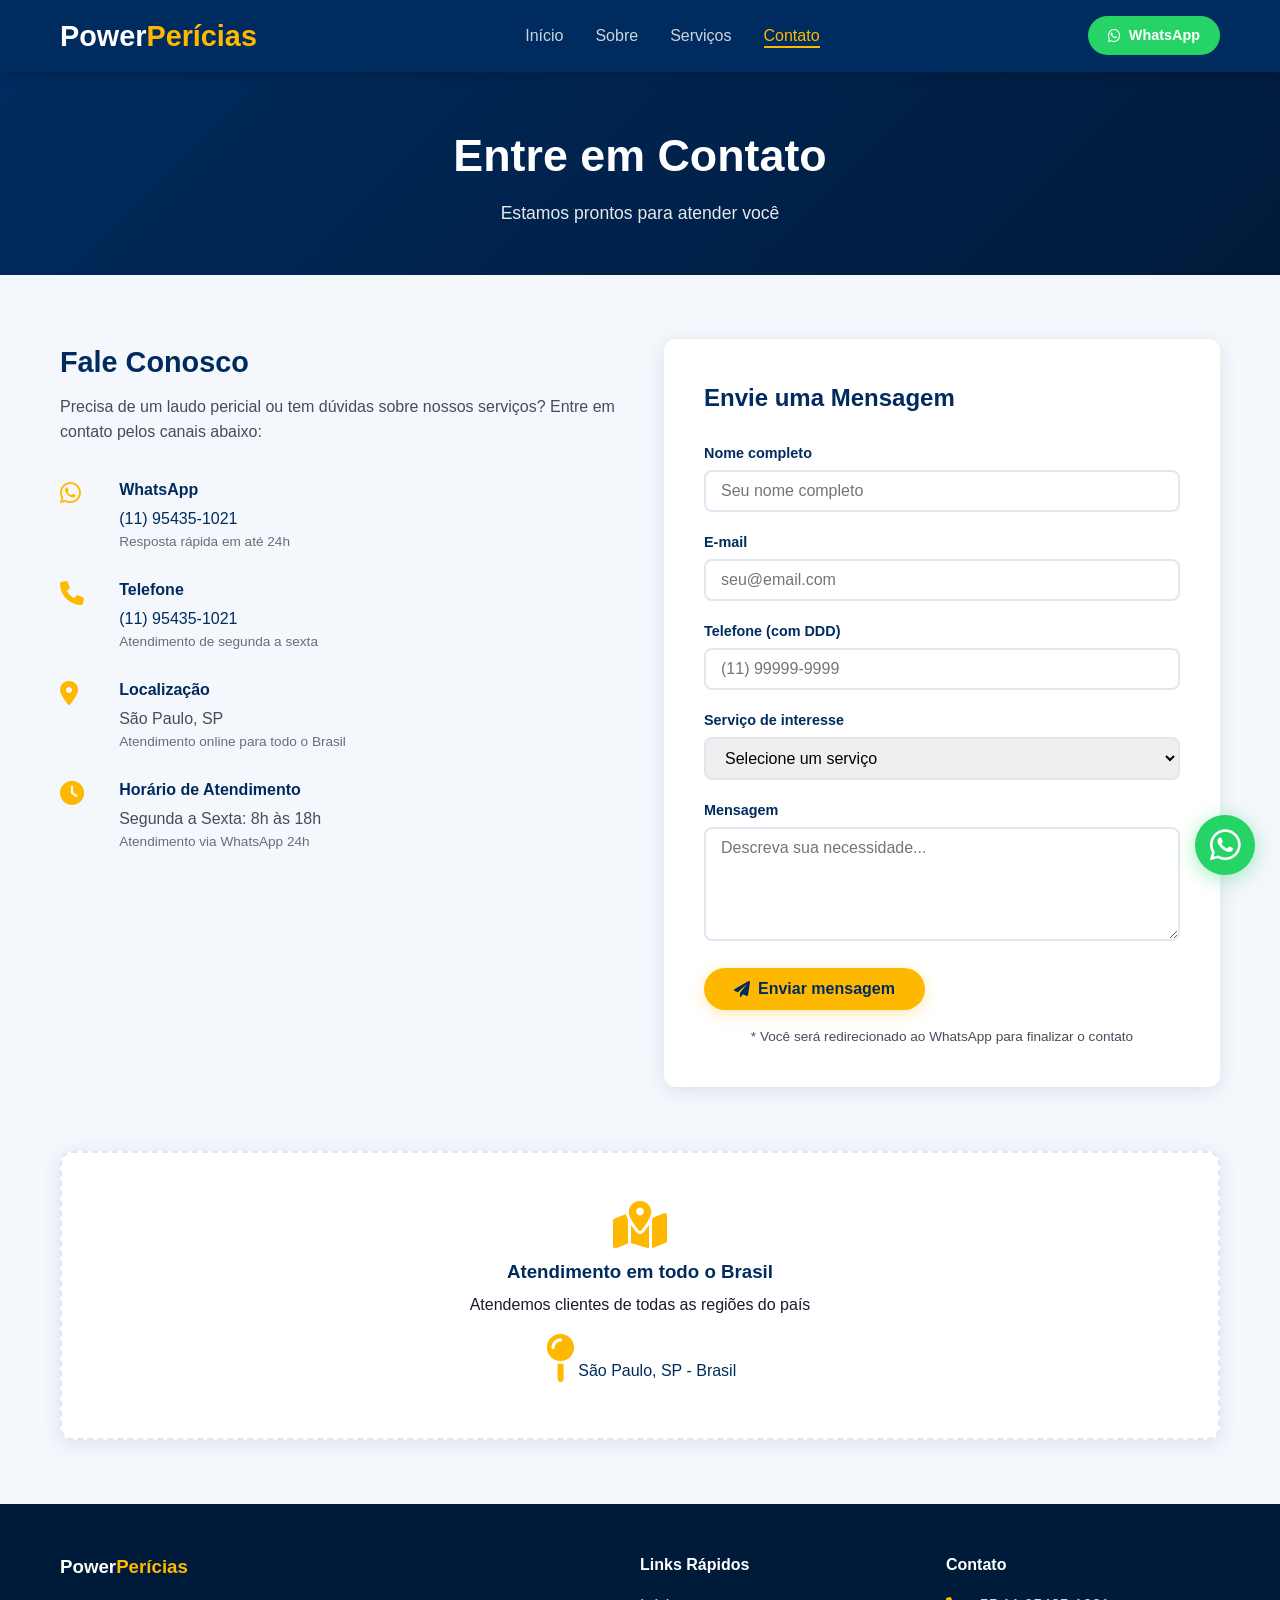
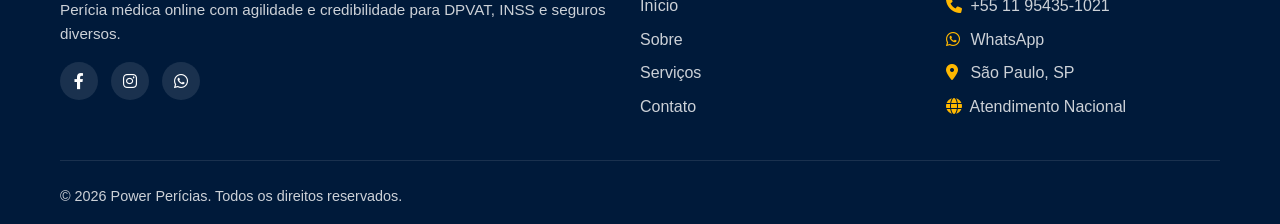
<file: contato.html>
<!DOCTYPE html>
<html lang="pt-br">
<head>
    <meta charset="UTF-8">
    <meta name="viewport" content="width=device-width, initial-scale=1.0">
    <meta name="description" content="Entre em contato com a Power Perícias. Atendimento via WhatsApp, telefone ou formulário.">
    <title>Contato - Power Perícias</title>
    <link rel="stylesheet" href="css/style.css">
    <link rel="stylesheet" href="https://cdnjs.cloudflare.com/ajax/libs/font-awesome/6.0.0/css/all.min.css">
</head>
<body>
    <header>
        <nav class="container">
            <div class="logo">
                <a href="index.html">
                    <h1>Power<span>Perícias</span></h1>
                </a>
            </div>
            <ul class="nav-menu">
                <li><a href="index.html">Início</a></li>
                <li><a href="sobre.html">Sobre</a></li>
                <li><a href="servicos.html">Serviços</a></li>
                <li><a href="contato.html" class="active">Contato</a></li>
            </ul>
            <div class="hamburger">
                <span></span>
                <span></span>
                <span></span>
            </div>
            <a href="https://wa.me/5511954351021" target="_blank" class="btn-whatsapp-nav">
                <i class="fab fa-whatsapp"></i> WhatsApp
            </a>
        </nav>
    </header>

    <section class="page-hero">
        <div class="container">
            <h1>Entre em Contato</h1>
            <p>Estamos prontos para atender você</p>
        </div>
    </section>

    <section class="contact-section">
        <div class="container">
            <div class="contact-grid">
                <div class="contact-info">
                    <h2>Fale Conosco</h2>
                    <p>Precisa de um laudo pericial ou tem dúvidas sobre nossos serviços? Entre em contato pelos canais abaixo:</p>
                    
                    <div class="contact-item">
                        <i class="fab fa-whatsapp"></i>
                        <div>
                            <h4>WhatsApp</h4>
                            <p><a href="https://wa.me/5511954351021" target="_blank">(11) 95435-1021</a></p>
                            <p class="contact-detail">Resposta rápida em até 24h</p>
                        </div>
                    </div>

                    <div class="contact-item">
                        <i class="fas fa-phone"></i>
                        <div>
                            <h4>Telefone</h4>
                            <p><a href="tel:+5511954351021">(11) 95435-1021</a></p>
                            <p class="contact-detail">Atendimento de segunda a sexta</p>
                        </div>
                    </div>

                    <div class="contact-item">
                        <i class="fas fa-map-marker-alt"></i>
                        <div>
                            <h4>Localização</h4>
                            <p>São Paulo, SP</p>
                            <p class="contact-detail">Atendimento online para todo o Brasil</p>
                        </div>
                    </div>

                    <div class="contact-item">
                        <i class="fas fa-clock"></i>
                        <div>
                            <h4>Horário de Atendimento</h4>
                            <p>Segunda a Sexta: 8h às 18h</p>
                            <p class="contact-detail">Atendimento via WhatsApp 24h</p>
                        </div>
                    </div>
                </div>

                <div class="contact-form">
                    <h2>Envie uma Mensagem</h2>
                    <form id="contactForm">
                        <div class="form-group">
                            <label for="name">Nome completo</label>
                            <input type="text" id="name" name="name" required placeholder="Seu nome completo">
                        </div>
                        <div class="form-group">
                            <label for="email">E-mail</label>
                            <input type="email" id="email" name="email" required placeholder="seu@email.com">
                        </div>
                        <div class="form-group">
                            <label for="phone">Telefone (com DDD)</label>
                            <input type="tel" id="phone" name="phone" placeholder="(11) 99999-9999">
                        </div>
                        <div class="form-group">
                            <label for="service">Serviço de interesse</label>
                            <select id="service" name="service">
                                <option value="">Selecione um serviço</option>
                                <option value="dpvat">DPVAT</option>
                                <option value="inss">INSS</option>
                                <option value="seguros">Seguros Diversos</option>
                                <option value="outros">Outros</option>
                            </select>
                        </div>
                        <div class="form-group">
                            <label for="message">Mensagem</label>
                            <textarea id="message" name="message" rows="5" required placeholder="Descreva sua necessidade..."></textarea>
                        </div>
                        <button type="submit" class="btn-primary">
                            <i class="fas fa-paper-plane"></i> Enviar mensagem
                        </button>
                        <p class="form-notice">* Você será redirecionado ao WhatsApp para finalizar o contato</p>
                    </form>
                </div>
            </div>
        </div>
    </section>

    <section class="map-section">
        <div class="container">
            <div class="map-placeholder">
                <i class="fas fa-map-marked-alt"></i>
                <h3>Atendimento em todo o Brasil</h3>
                <p>Atendemos clientes de todas as regiões do país</p>
                <p style="margin-top: 1rem; color: #002b5e;">
                    <i class="fas fa-map-pin"></i> São Paulo, SP - Brasil
                </p>
            </div>
        </div>
    </section>

    <footer>
        <div class="container">
            <div class="footer-grid">
                <div class="footer-col">
                    <h3>Power<span>Perícias</span></h3>
                    <p>Perícia médica online com agilidade e credibilidade para DPVAT, INSS e seguros diversos.</p>
                    <div class="footer-social">
                        <a href="#" aria-label="Facebook"><i class="fab fa-facebook-f"></i></a>
                        <a href="#" aria-label="Instagram"><i class="fab fa-instagram"></i></a>
                        <a href="#" aria-label="WhatsApp"><i class="fab fa-whatsapp"></i></a>
                    </div>
                </div>
                <div class="footer-col">
                    <h4>Links Rápidos</h4>
                    <ul>
                        <li><a href="index.html">Início</a></li>
                        <li><a href="sobre.html">Sobre</a></li>
                        <li><a href="servicos.html">Serviços</a></li>
                        <li><a href="contato.html">Contato</a></li>
                    </ul>
                </div>
                <div class="footer-col">
                    <h4>Contato</h4>
                    <ul>
                        <li><i class="fas fa-phone"></i> +55 11 95435-1021</li>
                        <li><i class="fab fa-whatsapp"></i> <a href="https://wa.me/5511954351021">WhatsApp</a></li>
                        <li><i class="fas fa-map-marker-alt"></i> São Paulo, SP</li>
                        <li><i class="fas fa-globe"></i> Atendimento Nacional</li>
                    </ul>
                </div>
            </div>
            <div class="footer-bottom">
                <p>&copy; 2026 Power Perícias. Todos os direitos reservados.</p>
            </div>
        </div>
    </footer>

    <a href="https://wa.me/5511954351021" target="_blank" class="whatsapp-float">
        <i class="fab fa-whatsapp"></i>
    </a>

    <script src="js/script.js"></script>
</body>
</html>
</file>
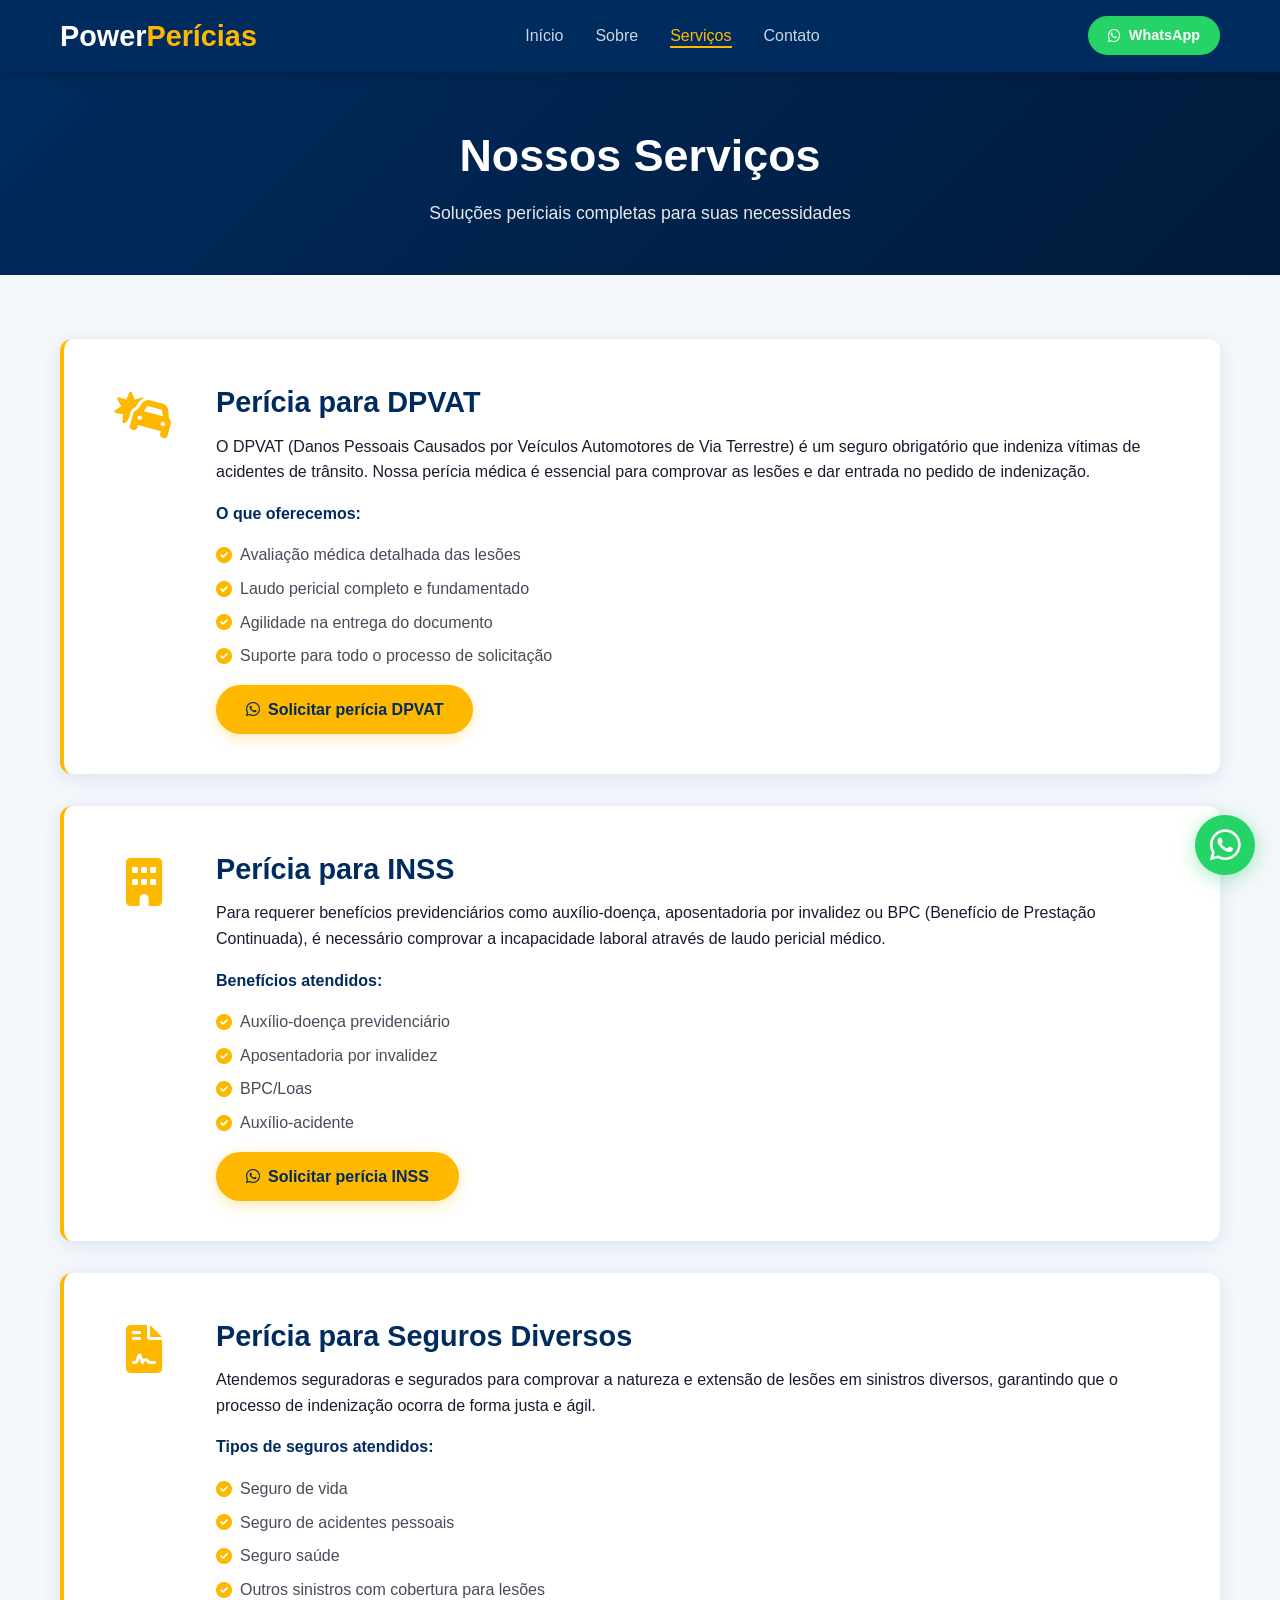
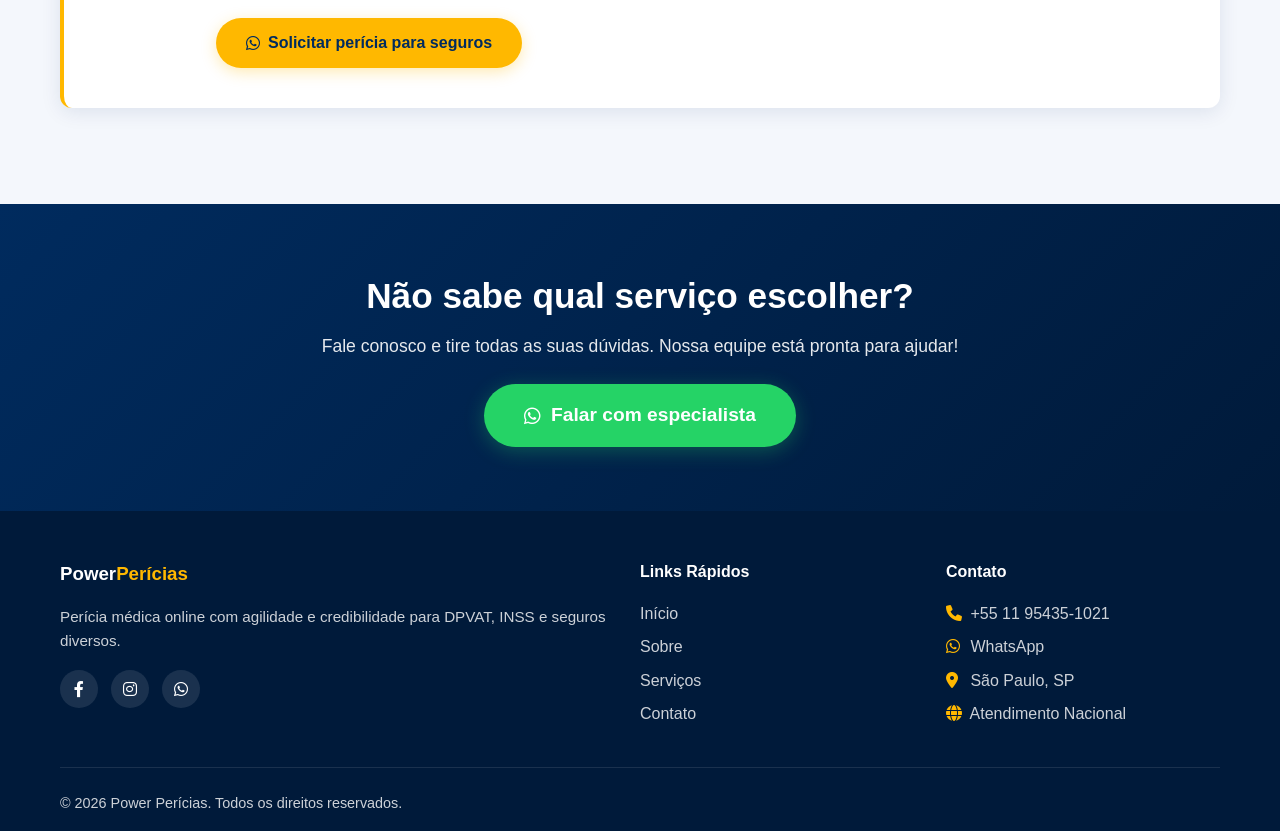
<file: servicos.html>
<!DOCTYPE html>
<html lang="pt-br">
<head>
    <meta charset="UTF-8">
    <meta name="viewport" content="width=device-width, initial-scale=1.0">
    <meta name="description" content="Serviços de perícia médica da Power Perícias - DPVAT, INSS e Seguros Diversos.">
    <title>Serviços - Power Perícias</title>
    <link rel="stylesheet" href="css/style.css">
    <link rel="stylesheet" href="https://cdnjs.cloudflare.com/ajax/libs/font-awesome/6.0.0/css/all.min.css">
</head>
<body>
    <header>
        <nav class="container">
            <div class="logo">
                <a href="index.html">
                    <h1>Power<span>Perícias</span></h1>
                </a>
            </div>
            <ul class="nav-menu">
                <li><a href="index.html">Início</a></li>
                <li><a href="sobre.html">Sobre</a></li>
                <li><a href="servicos.html" class="active">Serviços</a></li>
                <li><a href="contato.html">Contato</a></li>
            </ul>
            <div class="hamburger">
                <span></span>
                <span></span>
                <span></span>
            </div>
            <a href="https://wa.me/5511954351021" target="_blank" class="btn-whatsapp-nav">
                <i class="fab fa-whatsapp"></i> WhatsApp
            </a>
        </nav>
    </header>

    <section class="page-hero">
        <div class="container">
            <h1>Nossos Serviços</h1>
            <p>Soluções periciais completas para suas necessidades</p>
        </div>
    </section>

    <section class="services-detail">
        <div class="container">
            <div class="service-detail-card" id="dpvat">
                <div class="service-detail-icon">
                    <i class="fas fa-car-crash"></i>
                </div>
                <div class="service-detail-content">
                    <h2>Perícia para DPVAT</h2>
                    <p>O DPVAT (Danos Pessoais Causados por Veículos Automotores de Via Terrestre) é um seguro obrigatório que indeniza vítimas de acidentes de trânsito. Nossa perícia médica é essencial para comprovar as lesões e dar entrada no pedido de indenização.</p>
                    <h4>O que oferecemos:</h4>
                    <ul>
                        <li><i class="fas fa-check-circle"></i> Avaliação médica detalhada das lesões</li>
                        <li><i class="fas fa-check-circle"></i> Laudo pericial completo e fundamentado</li>
                        <li><i class="fas fa-check-circle"></i> Agilidade na entrega do documento</li>
                        <li><i class="fas fa-check-circle"></i> Suporte para todo o processo de solicitação</li>
                    </ul>
                    <a href="https://wa.me/5511954351021" target="_blank" class="btn-primary">
                        <i class="fab fa-whatsapp"></i> Solicitar perícia DPVAT
                    </a>
                </div>
            </div>

            <div class="service-detail-card" id="inss">
                <div class="service-detail-icon">
                    <i class="fas fa-building"></i>
                </div>
                <div class="service-detail-content">
                    <h2>Perícia para INSS</h2>
                    <p>Para requerer benefícios previdenciários como auxílio-doença, aposentadoria por invalidez ou BPC (Benefício de Prestação Continuada), é necessário comprovar a incapacidade laboral através de laudo pericial médico.</p>
                    <h4>Benefícios atendidos:</h4>
                    <ul>
                        <li><i class="fas fa-check-circle"></i> Auxílio-doença previdenciário</li>
                        <li><i class="fas fa-check-circle"></i> Aposentadoria por invalidez</li>
                        <li><i class="fas fa-check-circle"></i> BPC/Loas</li>
                        <li><i class="fas fa-check-circle"></i> Auxílio-acidente</li>
                    </ul>
                    <a href="https://wa.me/5511954351021" target="_blank" class="btn-primary">
                        <i class="fab fa-whatsapp"></i> Solicitar perícia INSS
                    </a>
                </div>
            </div>

            <div class="service-detail-card" id="seguros">
                <div class="service-detail-icon">
                    <i class="fas fa-file-contract"></i>
                </div>
                <div class="service-detail-content">
                    <h2>Perícia para Seguros Diversos</h2>
                    <p>Atendemos seguradoras e segurados para comprovar a natureza e extensão de lesões em sinistros diversos, garantindo que o processo de indenização ocorra de forma justa e ágil.</p>
                    <h4>Tipos de seguros atendidos:</h4>
                    <ul>
                        <li><i class="fas fa-check-circle"></i> Seguro de vida</li>
                        <li><i class="fas fa-check-circle"></i> Seguro de acidentes pessoais</li>
                        <li><i class="fas fa-check-circle"></i> Seguro saúde</li>
                        <li><i class="fas fa-check-circle"></i> Outros sinistros com cobertura para lesões</li>
                    </ul>
                    <a href="https://wa.me/5511954351021" target="_blank" class="btn-primary">
                        <i class="fab fa-whatsapp"></i> Solicitar perícia para seguros
                    </a>
                </div>
            </div>
        </div>
    </section>

    <section class="cta-section">
        <div class="container">
            <div class="cta-content">
                <h2>Não sabe qual serviço escolher?</h2>
                <p>Fale conosco e tire todas as suas dúvidas. Nossa equipe está pronta para ajudar!</p>
                <a href="https://wa.me/5511954351021" target="_blank" class="btn-cta">
                    <i class="fab fa-whatsapp"></i> Falar com especialista
                </a>
            </div>
        </div>
    </section>

    <footer>
        <div class="container">
            <div class="footer-grid">
                <div class="footer-col">
                    <h3>Power<span>Perícias</span></h3>
                    <p>Perícia médica online com agilidade e credibilidade para DPVAT, INSS e seguros diversos.</p>
                    <div class="footer-social">
                        <a href="#" aria-label="Facebook"><i class="fab fa-facebook-f"></i></a>
                        <a href="#" aria-label="Instagram"><i class="fab fa-instagram"></i></a>
                        <a href="#" aria-label="WhatsApp"><i class="fab fa-whatsapp"></i></a>
                    </div>
                </div>
                <div class="footer-col">
                    <h4>Links Rápidos</h4>
                    <ul>
                        <li><a href="index.html">Início</a></li>
                        <li><a href="sobre.html">Sobre</a></li>
                        <li><a href="servicos.html">Serviços</a></li>
                        <li><a href="contato.html">Contato</a></li>
                    </ul>
                </div>
                <div class="footer-col">
                    <h4>Contato</h4>
                    <ul>
                        <li><i class="fas fa-phone"></i> +55 11 95435-1021</li>
                        <li><i class="fab fa-whatsapp"></i> <a href="https://wa.me/5511954351021">WhatsApp</a></li>
                        <li><i class="fas fa-map-marker-alt"></i> São Paulo, SP</li>
                        <li><i class="fas fa-globe"></i> Atendimento Nacional</li>
                    </ul>
                </div>
            </div>
            <div class="footer-bottom">
                <p>&copy; 2026 Power Perícias. Todos os direitos reservados.</p>
            </div>
        </div>
    </footer>

    <a href="https://wa.me/5511954351021" target="_blank" class="whatsapp-float">
        <i class="fab fa-whatsapp"></i>
    </a>

    <script src="js/script.js"></script>
</body>
</html>
</file>
<file: css/style.css>
/* ===== RESET & BASE ===== */
* {
    margin: 0;
    padding: 0;
    box-sizing: border-box;
}

:root {
    --primary: #002b5e;
    --primary-dark: #001a3a;
    --secondary: #ffb800;
    --secondary-hover: #e5a500;
    --whatsapp: #25D366;
    --whatsapp-hover: #128C7E;
    --text-dark: #1a1a2e;
    --text-gray: #4a4a5a;
    --bg-light: #f4f7fc;
    --white: #ffffff;
    --shadow: 0 4px 20px rgba(0, 43, 94, 0.1);
    --shadow-hover: 0 8px 30px rgba(0, 43, 94, 0.15);
    --radius: 12px;
    --transition: all 0.3s ease;
}

html {
    scroll-behavior: smooth;
}

body {
    font-family: 'Segoe UI', 'Helvetica Neue', Arial, sans-serif;
    color: var(--text-dark);
    background-color: var(--bg-light);
    line-height: 1.6;
    overflow-x: hidden;
}

a {
    text-decoration: none;
    color: inherit;
}

ul {
    list-style: none;
}

img {
    max-width: 100%;
}

.container {
    max-width: 1200px;
    margin: 0 auto;
    padding: 0 20px;
}

/* ===== HEADER / NAV ===== */
header {
    background: var(--primary);
    padding: 0.8rem 0;
    position: sticky;
    top: 0;
    z-index: 1000;
    box-shadow: 0 2px 10px rgba(0, 0, 0, 0.2);
}

nav {
    display: flex;
    justify-content: space-between;
    align-items: center;
    flex-wrap: wrap;
    gap: 1rem;
}

.logo h1 {
    font-size: 1.8rem;
    font-weight: 700;
    color: var(--white);
}

.logo h1 span {
    color: var(--secondary);
}

.nav-menu {
    display: flex;
    gap: 2rem;
    align-items: center;
}

.nav-menu li a {
    color: rgba(255, 255, 255, 0.8);
    font-weight: 500;
    transition: var(--transition);
    position: relative;
    font-size: 1rem;
}

.nav-menu li a:hover {
    color: var(--white);
}

.nav-menu li a::after {
    content: '';
    position: absolute;
    bottom: -4px;
    left: 0;
    width: 0;
    height: 2px;
    background: var(--secondary);
    transition: var(--transition);
}

.nav-menu li a:hover::after,
.nav-menu li a.active::after {
    width: 100%;
}

.nav-menu li a.active {
    color: var(--secondary);
}

.btn-whatsapp-nav {
    background: var(--whatsapp);
    color: var(--white);
    padding: 8px 20px;
    border-radius: 30px;
    font-weight: 600;
    font-size: 0.9rem;
    transition: var(--transition);
    display: inline-flex;
    align-items: center;
    gap: 8px;
}

.btn-whatsapp-nav:hover {
    background: var(--whatsapp-hover);
    transform: scale(1.02);
}

.hamburger {
    display: none;
    flex-direction: column;
    gap: 5px;
    cursor: pointer;
    background: none;
    border: none;
    padding: 5px;
}

.hamburger span {
    width: 28px;
    height: 3px;
    background: var(--white);
    border-radius: 3px;
    transition: var(--transition);
}

/* ===== BUTTONS ===== */
.btn-primary {
    display: inline-flex;
    align-items: center;
    gap: 8px;
    background: var(--secondary);
    color: var(--primary);
    padding: 12px 30px;
    border-radius: 40px;
    font-weight: 700;
    font-size: 1rem;
    border: none;
    cursor: pointer;
    transition: var(--transition);
    box-shadow: 0 4px 15px rgba(255, 184, 0, 0.3);
}

.btn-primary:hover {
    background: var(--secondary-hover);
    transform: translateY(-2px);
    box-shadow: 0 6px 20px rgba(255, 184, 0, 0.4);
}

.btn-secondary {
    display: inline-flex;
    align-items: center;
    gap: 8px;
    background: transparent;
    color: var(--primary);
    padding: 12px 30px;
    border-radius: 40px;
    font-weight: 600;
    font-size: 1rem;
    border: 2px solid var(--primary);
    cursor: pointer;
    transition: var(--transition);
}

.btn-secondary:hover {
    background: var(--primary);
    color: var(--white);
    transform: translateY(-2px);
}

.btn-cta {
    display: inline-flex;
    align-items: center;
    gap: 10px;
    background: var(--whatsapp);
    color: var(--white);
    padding: 16px 40px;
    border-radius: 50px;
    font-weight: 700;
    font-size: 1.2rem;
    transition: var(--transition);
    box-shadow: 0 4px 20px rgba(37, 211, 102, 0.3);
}

.btn-cta:hover {
    background: var(--whatsapp-hover);
    transform: scale(1.02);
}

/* ===== HERO SECTION ===== */
.hero {
    background: linear-gradient(135deg, var(--bg-light) 0%, var(--white) 100%);
    padding: 4rem 0 5rem;
    border-bottom: 1px solid #e0e7f0;
}

.hero-content {
    display: grid;
    grid-template-columns: 1fr 1fr;
    gap: 3rem;
    align-items: center;
}

.hero-text .badge {
    display: inline-block;
    background: var(--secondary);
    color: var(--primary);
    padding: 4px 16px;
    border-radius: 30px;
    font-size: 0.8rem;
    font-weight: 700;
    text-transform: uppercase;
    letter-spacing: 1px;
    margin-bottom: 1rem;
}

.hero-text h2 {
    font-size: 2.8rem;
    line-height: 1.2;
    margin-bottom: 1rem;
    color: var(--primary);
}

.hero-text h2 .highlight {
    color: var(--secondary);
}

.hero-text p {
    font-size: 1.15rem;
    color: var(--text-gray);
    max-width: 520px;
    margin-bottom: 2rem;
}

.hero-buttons {
    display: flex;
    gap: 1rem;
    flex-wrap: wrap;
}

.hero-image {
    display: flex;
    flex-direction: column;
    align-items: center;
    gap: 1.5rem;
}

.hero-image img {
    max-width: 100%;
    height: auto;
}

.hero-stats {
    display: flex;
    gap: 2rem;
    background: var(--white);
    padding: 1.2rem 2rem;
    border-radius: var(--radius);
    box-shadow: var(--shadow);
    width: 100%;
    justify-content: center;
}

.stat {
    display: flex;
    align-items: center;
    gap: 8px;
    color: var(--text-gray);
    font-weight: 500;
}

.stat i {
    color: var(--secondary);
    font-size: 1.2rem;
}

/* ===== SECTION HEADERS ===== */
.section-header {
    text-align: center;
    margin-bottom: 3rem;
}

.section-tag {
    display: inline-block;
    color: var(--secondary);
    font-weight: 700;
    text-transform: uppercase;
    font-size: 0.8rem;
    letter-spacing: 2px;
    margin-bottom: 0.5rem;
}

.section-header h2 {
    font-size: 2.4rem;
    color: var(--primary);
    margin-bottom: 0.5rem;
}

.section-header p {
    color: var(--text-gray);
    font-size: 1.1rem;
}

/* ===== FEATURES ===== */
.features {
    padding: 4rem 0;
    background: var(--white);
}

.features-grid {
    display: grid;
    grid-template-columns: repeat(auto-fit, minmax(250px, 1fr));
    gap: 2rem;
}

.feature-card {
    background: var(--bg-light);
    padding: 2rem;
    border-radius: var(--radius);
    text-align: center;
    transition: var(--transition);
    border: 1px solid #e0e7f0;
}

.feature-card:hover {
    transform: translateY(-5px);
    box-shadow: var(--shadow-hover);
}

.feature-icon {
    width: 70px;
    height: 70px;
    background: var(--primary);
    border-radius: 50%;
    display: flex;
    align-items: center;
    justify-content: center;
    margin: 0 auto 1rem;
}

.feature-icon i {
    font-size: 1.8rem;
    color: var(--secondary);
}

.feature-card h3 {
    color: var(--primary);
    margin-bottom: 0.5rem;
}

.feature-card p {
    color: var(--text-gray);
    font-size: 0.95rem;
}

/* ===== SERVICES HIGHLIGHT ===== */
.services-highlight {
    padding: 4rem 0;
    background: var(--bg-light);
}

.services-grid {
    display: grid;
    grid-template-columns: repeat(auto-fit, minmax(280px, 1fr));
    gap: 2rem;
}

.service-card {
    background: var(--white);
    padding: 2rem;
    border-radius: var(--radius);
    box-shadow: var(--shadow);
    transition: var(--transition);
    border: 1px solid #e0e7f0;
    text-align: center;
}

.service-card:hover {
    transform: translateY(-5px);
    box-shadow: var(--shadow-hover);
}

.service-icon {
    font-size: 2.5rem;
    color: var(--secondary);
    margin-bottom: 1rem;
}

.service-card h3 {
    color: var(--primary);
    font-size: 1.3rem;
    margin-bottom: 0.5rem;
}

.service-card p {
    color: var(--text-gray);
    font-size: 0.95rem;
    margin-bottom: 1rem;
}

.service-link {
    color: var(--secondary);
    font-weight: 600;
    transition: var(--transition);
}

.service-link:hover {
    color: var(--secondary-hover);
    margin-left: 5px;
}

/* ===== CTA SECTION ===== */
.cta-section {
    padding: 4rem 0;
    background: linear-gradient(135deg, var(--primary) 0%, var(--primary-dark) 100%);
    color: var(--white);
}

.cta-content {
    text-align: center;
}

.cta-content h2 {
    font-size: 2.2rem;
    margin-bottom: 0.5rem;
}

.cta-content p {
    font-size: 1.1rem;
    opacity: 0.9;
    margin-bottom: 1.5rem;
}

/* ===== PAGE HERO (internal pages) ===== */
.page-hero {
    background: linear-gradient(135deg, var(--primary) 0%, var(--primary-dark) 100%);
    color: var(--white);
    padding: 3rem 0;
    text-align: center;
}

.page-hero h1 {
    font-size: 2.8rem;
    margin-bottom: 0.5rem;
}

.page-hero p {
    font-size: 1.1rem;
    opacity: 0.9;
}

/* ===== ABOUT PAGE ===== */
.about-content {
    padding: 4rem 0;
}

.about-grid {
    display: grid;
    grid-template-columns: 1fr 1fr;
    gap: 3rem;
    align-items: start;
}

.about-text h2 {
    font-size: 2rem;
    color: var(--primary);
    margin-bottom: 1rem;
}

.about-text p {
    color: var(--text-gray);
    margin-bottom: 1rem;
}

.about-mission {
    margin-top: 2rem;
}

.mission-item {
    display: flex;
    gap: 1rem;
    margin-bottom: 1.5rem;
}

.mission-item i {
    font-size: 1.8rem;
    color: var(--secondary);
    min-width: 40px;
    margin-top: 4px;
}

.mission-item h4 {
    color: var(--primary);
    margin-bottom: 0.2rem;
}

.mission-item p {
    color: var(--text-gray);
    font-size: 0.95rem;
}

.about-stats {
    display: grid;
    grid-template-columns: repeat(3, 1fr);
    gap: 1rem;
    margin-top: 2rem;
    background: var(--white);
    padding: 1.5rem;
    border-radius: var(--radius);
    box-shadow: var(--shadow);
}

.stat-item {
    text-align: center;
}

.stat-number {
    display: block;
    font-size: 2rem;
    font-weight: 700;
    color: var(--primary);
}

.stat-label {
    font-size: 0.85rem;
    color: var(--text-gray);
}

/* ===== TEAM SECTION ===== */
.team-section {
    padding: 4rem 0;
    background: var(--white);
}

.team-grid {
    display: grid;
    grid-template-columns: repeat(auto-fit, minmax(200px, 1fr));
    gap: 2rem;
}

.team-card {
    text-align: center;
    padding: 2rem;
    background: var(--bg-light);
    border-radius: var(--radius);
    border: 1px solid #e0e7f0;
    transition: var(--transition);
}

.team-card:hover {
    transform: translateY(-3px);
    box-shadow: var(--shadow);
}

.team-icon {
    font-size: 2.5rem;
    color: var(--secondary);
    margin-bottom: 0.5rem;
}

.team-card h4 {
    color: var(--primary);
    margin-bottom: 0.3rem;
}

.team-card p {
    color: var(--text-gray);
    font-size: 0.9rem;
}

/* ===== SERVICES DETAIL ===== */
.services-detail {
    padding: 4rem 0;
}

.service-detail-card {
    display: grid;
    grid-template-columns: 80px 1fr;
    gap: 2rem;
    background: var(--white);
    padding: 2.5rem;
    border-radius: var(--radius);
    box-shadow: var(--shadow);
    margin-bottom: 2rem;
    border-left: 4px solid var(--secondary);
}

.service-detail-icon {
    font-size: 3rem;
    color: var(--secondary);
    text-align: center;
}

.service-detail-content h2 {
    color: var(--primary);
    font-size: 1.8rem;
    margin-bottom: 0.5rem;
}

.service-detail-content h4 {
    color: var(--primary);
    margin: 1rem 0 0.5rem;
}

.service-detail-content ul {
    margin: 1rem 0;
}

.service-detail-content ul li {
    display: flex;
    align-items: center;
    gap: 8px;
    color: var(--text-gray);
    margin-bottom: 0.5rem;
}

.service-detail-content ul li i {
    color: var(--secondary);
}

/* ===== CONTACT PAGE ===== */
.contact-section {
    padding: 4rem 0;
}

.contact-grid {
    display: grid;
    grid-template-columns: 1fr 1fr;
    gap: 3rem;
}

.contact-info h2 {
    color: var(--primary);
    font-size: 1.8rem;
    margin-bottom: 0.5rem;
}

.contact-info > p {
    color: var(--text-gray);
    margin-bottom: 2rem;
}

.contact-item {
    display: flex;
    gap: 1.2rem;
    margin-bottom: 1.5rem;
}

.contact-item i {
    font-size: 1.5rem;
    color: var(--secondary);
    min-width: 40px;
    margin-top: 4px;
}

.contact-item h4 {
    color: var(--primary);
    margin-bottom: 0.2rem;
}

.contact-item p {
    color: var(--text-gray);
}

.contact-detail {
    font-size: 0.85rem;
    opacity: 0.8;
}

.contact-item a {
    color: var(--primary);
    font-weight: 500;
    transition: var(--transition);
}

.contact-item a:hover {
    color: var(--secondary);
}

/* ===== CONTACT FORM ===== */
.contact-form {
    background: var(--white);
    padding: 2.5rem;
    border-radius: var(--radius);
    box-shadow: var(--shadow);
}

.contact-form h2 {
    color: var(--primary);
    font-size: 1.5rem;
    margin-bottom: 1.5rem;
}

.form-group {
    margin-bottom: 1.2rem;
}

.form-group label {
    display: block;
    font-weight: 600;
    color: var(--primary);
    margin-bottom: 0.3rem;
    font-size: 0.9rem;
}

.form-group input,
.form-group select,
.form-group textarea {
    width: 100%;
    padding: 10px 15px;
    border: 2px solid #e0e7f0;
    border-radius: 8px;
    font-size: 1rem;
    transition: var(--transition);
    font-family: inherit;
}

.form-group input:focus,
.form-group select:focus,
.form-group textarea:focus {
    outline: none;
    border-color: var(--secondary);
    box-shadow: 0 0 0 3px rgba(255, 184, 0, 0.1);
}

.form-group textarea {
    resize: vertical;
}

.form-notice {
    font-size: 0.85rem;
    color: var(--text-gray);
    margin-top: 1rem;
    text-align: center;
}

/* ===== MAP PLACEHOLDER ===== */
.map-section {
    padding: 0 0 4rem;
}

.map-placeholder {
    background: var(--white);
    padding: 3rem;
    text-align: center;
    border-radius: var(--radius);
    box-shadow: var(--shadow);
    border: 2px dashed #e0e7f0;
}

.map-placeholder i {
    font-size: 3rem;
    color: var(--secondary);
    margin-bottom: 0.5rem;
}

.map-placeholder h3 {
    color: var(--primary);
    margin-bottom: 0.3rem;
}

/* ===== FOOTER ===== */
footer {
    background: var(--primary-dark);
    color: rgba(255, 255, 255, 0.8);
    padding: 3rem 0 1rem;
}

.footer-grid {
    display: grid;
    grid-template-columns: 2fr 1fr 1fr;
    gap: 2rem;
    margin-bottom: 2rem;
}

.footer-col h3,
.footer-col h4 {
    color: var(--white);
    margin-bottom: 1rem;
}

.footer-col h3 span {
    color: var(--secondary);
}

.footer-col p {
    font-size: 0.95rem;
    line-height: 1.6;
    margin-bottom: 1rem;
}

.footer-social {
    display: flex;
    gap: 0.8rem;
}

.footer-social a {
    display: inline-flex;
    align-items: center;
    justify-content: center;
    width: 38px;
    height: 38px;
    background: rgba(255, 255, 255, 0.1);
    border-radius: 50%;
    transition: var(--transition);
    color: var(--white);
}

.footer-social a:hover {
    background: var(--secondary);
    color: var(--primary);
    transform: translateY(-3px);
}

.footer-col ul li {
    margin-bottom: 0.5rem;
}

.footer-col ul li a {
    transition: var(--transition);
}

.footer-col ul li a:hover {
    color: var(--secondary);
    padding-left: 5px;
}

.footer-col ul li i {
    color: var(--secondary);
    width: 20px;
}

.footer-bottom {
    border-top: 1px solid rgba(255, 255, 255, 0.1);
    padding-top: 1.5rem;
    display: flex;
    justify-content: space-between;
    flex-wrap: wrap;
    gap: 0.5rem;
    font-size: 0.9rem;
}

/* ===== WHATSAPP FLOAT ===== */
.whatsapp-float {
    position: fixed;
    bottom: 25px;
    right: 25px;
    background: var(--whatsapp);
    color: var(--white);
    width: 60px;
    height: 60px;
    border-radius: 50%;
    display: flex;
    align-items: center;
    justify-content: center;
    font-size: 2.2rem;
    box-shadow: 0 4px 20px rgba(37, 211, 102, 0.4);
    transition: var(--transition);
    z-index: 999;
}

.whatsapp-float:hover {
    transform: scale(1.05);
    background: var(--whatsapp-hover);
}

/* ===== RESPONSIVE ===== */
@media (max-width: 992px) {
    .hero-content {
        grid-template-columns: 1fr;
        text-align: center;
    }
    
    .hero-text p {
        margin-left: auto;
        margin-right: auto;
    }
    
    .hero-buttons {
        justify-content: center;
    }
    
    .about-grid {
        grid-template-columns: 1fr;
    }
    
    .contact-grid {
        grid-template-columns: 1fr;
    }
    
    .footer-grid {
        grid-template-columns: 1fr 1fr;
    }
}

@media (max-width: 768px) {
    .nav-menu {
        display: none;
        flex-direction: column;
        width: 100%;
        background: var(--primary);
        padding: 1rem 0;
        gap: 1rem;
    }
    
    .nav-menu.active {
        display: flex;
    }
    
    .hamburger {
        display: flex;
    }
    
    .btn-whatsapp-nav {
        display: none;
    }
    
    .hero-text h2 {
        font-size: 2rem;
    }
    
    .section-header h2 {
        font-size: 1.8rem;
    }
    
    .service-detail-card {
        grid-template-columns: 1fr;
        text-align: center;
    }
    
    .about-stats {
        grid-template-columns: 1fr 1fr;
    }
    
    .footer-grid {
        grid-template-columns: 1fr;
        text-align: center;
    }
    
    .footer-social {
        justify-content: center;
    }
    
    .footer-bottom {
        flex-direction: column;
        text-align: center;
    }
}

@media (max-width: 480px) {
    .hero-stats {
        flex-direction: column;
        gap: 0.5rem;
        padding: 1rem;
    }
    
    .hero-buttons {
        flex-direction: column;
        align-items: center;
    }
    
    .about-stats {
        grid-template-columns: 1fr;
    }
    
    .contact-form {
        padding: 1.5rem;
    }
}
</file>
